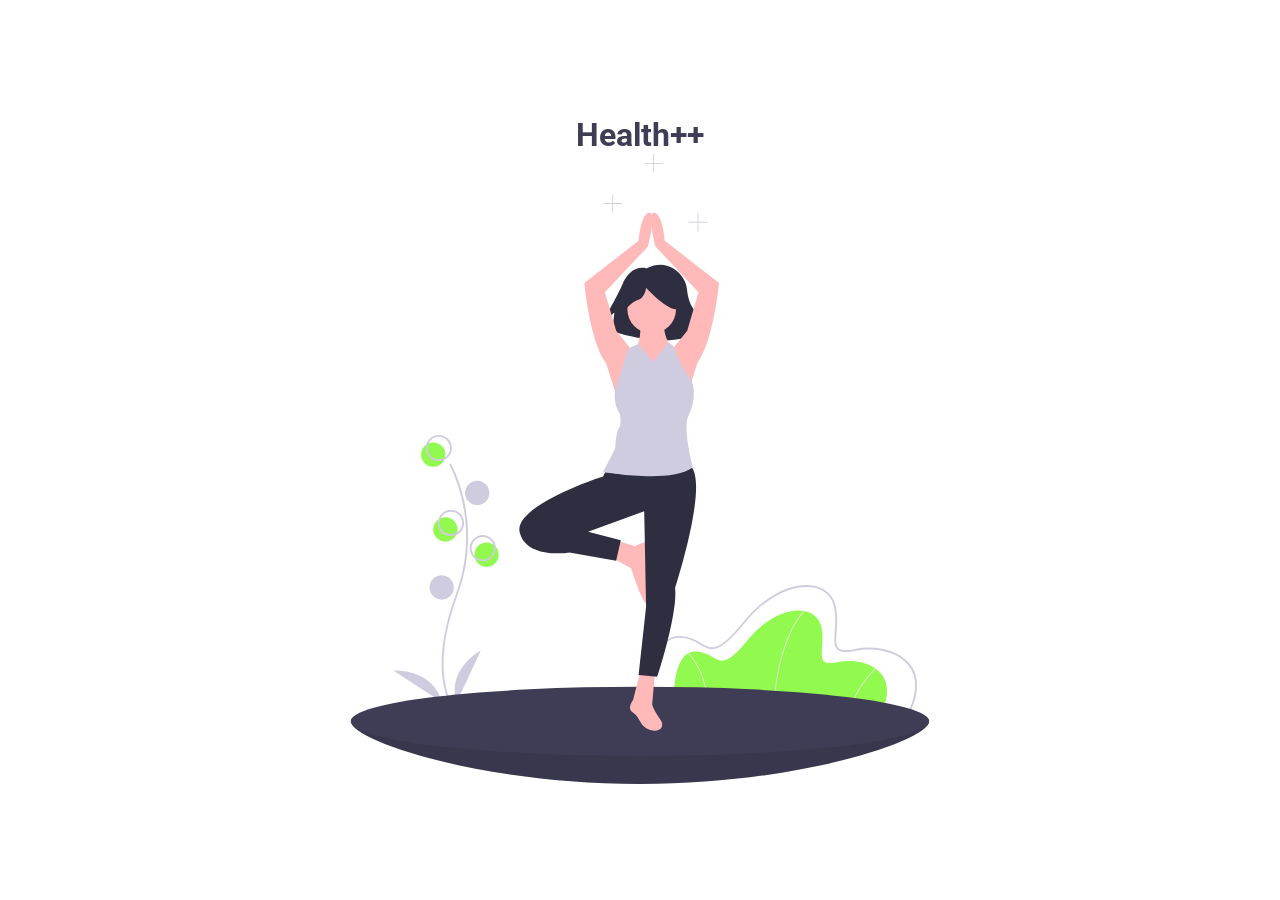
<file: www/index.html>
<!DOCTYPE html>
<html lang="en">
<head>
    <meta charset="UTF-8">
    <meta name="viewport" content="width=device-width, initial-scale=1.0">
    <title>Healthcare</title>
    <link rel="stylesheet" href="style.css">
    <link href='https://fonts.googleapis.com/css?family=Roboto' rel='stylesheet'>
    <meta http-equiv="refresh" content="2; url=home.html">
</head>
<body> 
     <h1>Health++</h1>
      <img src="undraw_yoga_248n.svg" alt="">
</body>
</html>
</file>
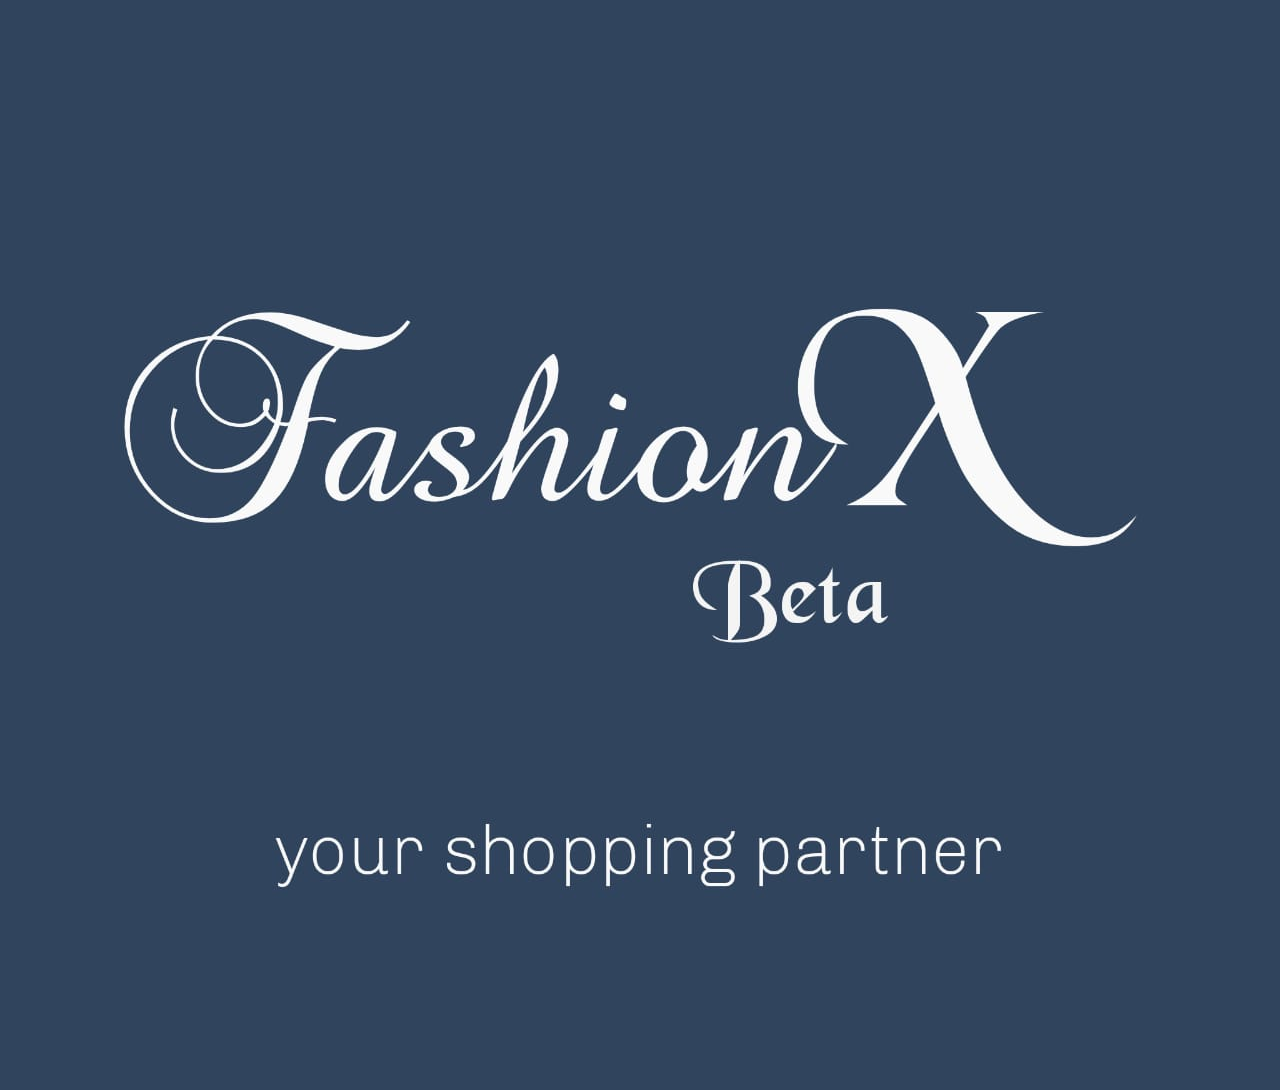
<file: platforms/browser/www/index.html>
<!DOCTYPE html>
<html>
    <head>
        <meta charset="utf-8">
        <meta name="viewport" content="initial-scale=1, maximum-scale=1, user-scalable=no, width=device-width">
        <title>FashionX</title>
        <script type="text/javascript" src="cordova.js"></script>
        <meta http-equiv="refresh" content="2; url=home.html">
        <style>
            *{
                margin: 0;
                padding: 0;
            }
            body{
                background-color: #30445d;
                background-position: center;
                background-size: cover;
                background-repeat: no-repeat;
            }
            div{
                display: flex;
                flex-direction: column;
                justify-content: center;
                align-items: center;
                width: 100vw;
                height: 100vh;
            }
            img{
                width: 100vw;
                
            }
        </style>
    </head>
    <body>
        <center>
            <div>
            <img src="main.jpeg" alt="">
            </div>
        </center>
    </body>
</html>
</file>
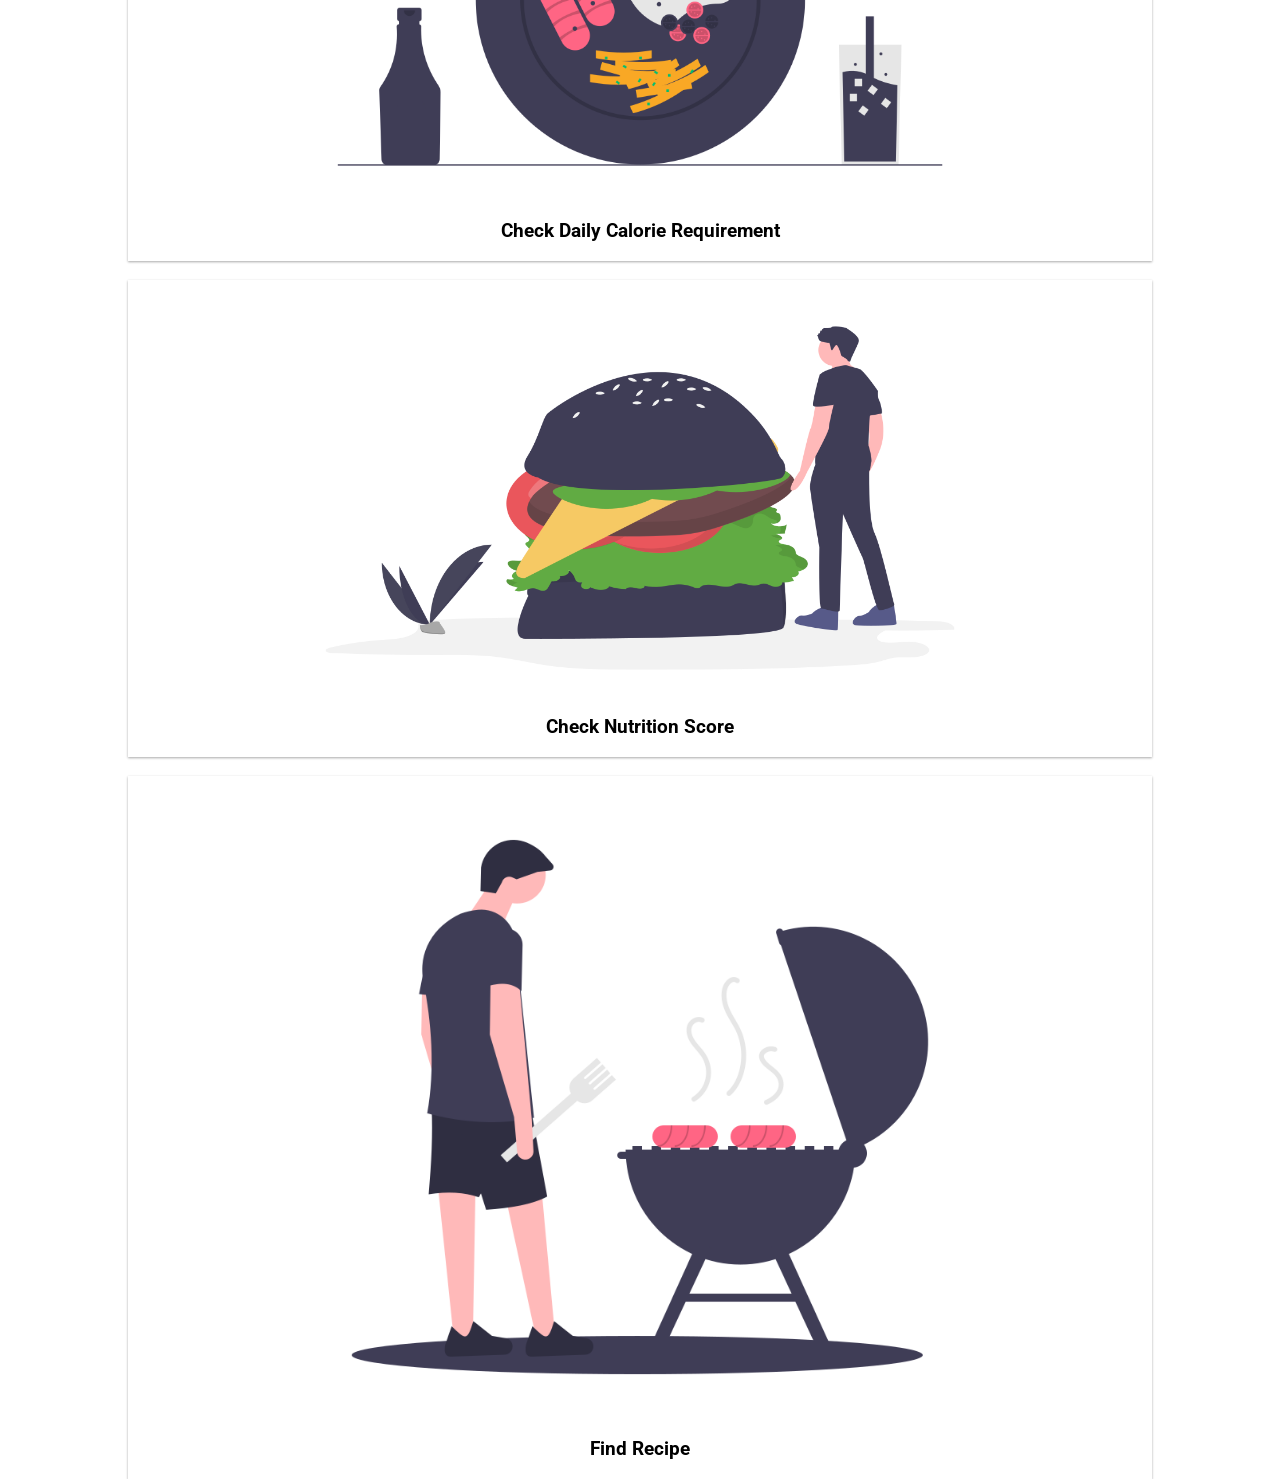
<file: www/home.html>
<!DOCTYPE html>
<html lang="en">
<head>
    <meta charset="UTF-8">
    <meta name="viewport" content="width=device-width, initial-scale=1.0">
    <title>Document</title>
    <link href='https://fonts.googleapis.com/css?family=Roboto' rel='stylesheet'>
    <link rel="stylesheet" href="home.css">
</head>
<body>
    <div class="f">
        <img src="iconfinder_girl_avatar_child_kid_4043250.png" alt=""> <br>
        <h2>Hello Name</h2>
    </div>
    <div class="root">
        <div class="card">
            <img src="undraw_breakfast_psiw.png" alt="">
            <h3>Check Daily Calorie Requirement</h3> <br>
        </div> <br>
        <div class="card">
            <img src="burger.png" alt="">
            <h3>Check Nutrition Score</h3> <br>
        </div> <br>
        <div class="card">
            <img src="recipe.png" alt="">
            <h3>Find Recipe</h3> <br>
        </div>
    </div>
</body>
</html>
</file>
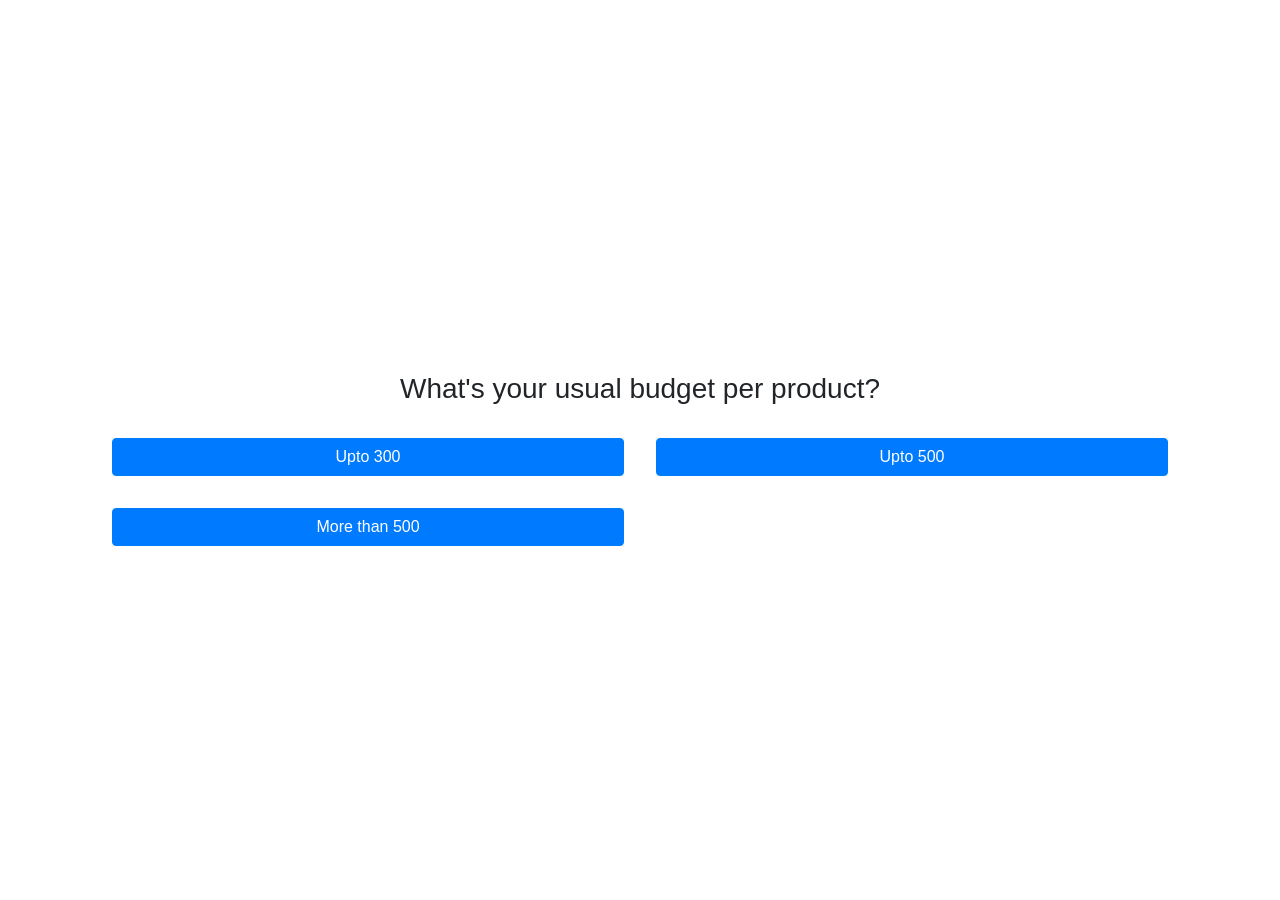
<file: platforms/browser/www/price.html>
<!DOCTYPE html>
<html lang="en">
<head>
    <meta charset="UTF-8">
    <meta name="viewport" content="width=device-width, initial-scale=1.0">
    <title>Document</title>
    <link rel="stylesheet" href="https://stackpath.bootstrapcdn.com/bootstrap/4.5.0/css/bootstrap.min.css" integrity="sha384-9aIt2nRpC12Uk9gS9baDl411NQApFmC26EwAOH8WgZl5MYYxFfc+NcPb1dKGj7Sk" crossorigin="anonymous">
    <style>
        *{
            margin: 0;
            padding: 0%;
        }
        div{
            display: flex;
            flex-direction: column;
            justify-content: center;
            align-items: center;
            width: 100vw;
            height: 100vh;
        }
        .sel{
            display: grid;
            grid-template-columns: 50% 50%;
            grid-gap: 2em;
            align-items: center;
            margin: auto;
            width: 80vw;
            height: 10vh;
        }

        
    </style>
</head>
<body>
    <div>
        <center>
            <h3>What's your usual budget per product?</h3> <br>
        <div class="sel">
        <button class="btn btn-primary" onclick="three()">Upto 300</button> 
        <button class="btn btn-primary" onclick="five()">Upto 500</button>
        <button class="btn btn-primary" onclick="six()">More than 500</button>
    </div></center>
    </div>
</body>
</html>
<script>
    function three(){
        localStorage['price'] = 300;
        window.location.href = "color.html"
    }
    function five(){
        localStorage['price'] = 500;
        window.location.href = "color.html"
    }
    function six(){
        localStorage['price'] = 'Max';
        window.location.href = "color.html"
    }
</script>
</file>
<file: www/style.css>
*{
    margin: 0%;
    padding: 0%;
    font-family: 'Roboto';
    overflow: hidden !important;
    width: 100vw;
}
body{
    position: absolute;
    display: flex;
    flex-direction: column;
    justify-content: center;
    align-items: center;
    text-align: center;
    height: 100vh;
}
img{
    height: 70vh;
    width: 70vw;
}
h1{
    color: #3f3d56;
}
a{
    text-decoration: none;
    background-color: #3f3d56;
    width: 30vw;
    padding: 5px;
    color: white;
    border-radius: 5px;
}
a:hover{
    color: #3f3d56;
    background-color: white;
    transition: 1s;
}
</file>
<file: www/home.css>
*{
    margin: 0%;
    padding: 0%;
    font-family: 'Roboto';
}
.root{
    display: flex;
    flex-direction: column;
    align-items: center;
    text-align: center;
    justify-content: center;
    height: 100vh;
}

hr{
    background: gray;
}
.card{
    width: 80vw;
    display: flex;
    flex-direction: column;
    justify-content: center;
    align-items: center;
    text-align: center;
    box-shadow: 0 1px 3px rgba(0,0,0,0.12), 0 1px 2px rgba(0,0,0,0.24);
  transition: all 0.3s cubic-bezier(.25,.8,.25,1);
}
.card img{
    width: 60vw;
}

.card:hover {
    box-shadow: 0 14px 28px rgba(0,0,0,0.25), 0 10px 10px rgba(0,0,0,0.22);
  }
  
.f{
    height: 20vh;
    display: flex;
    flex-direction: column;
    justify-content: center;
    align-items: center;
    text-align: center;
}
</file>
